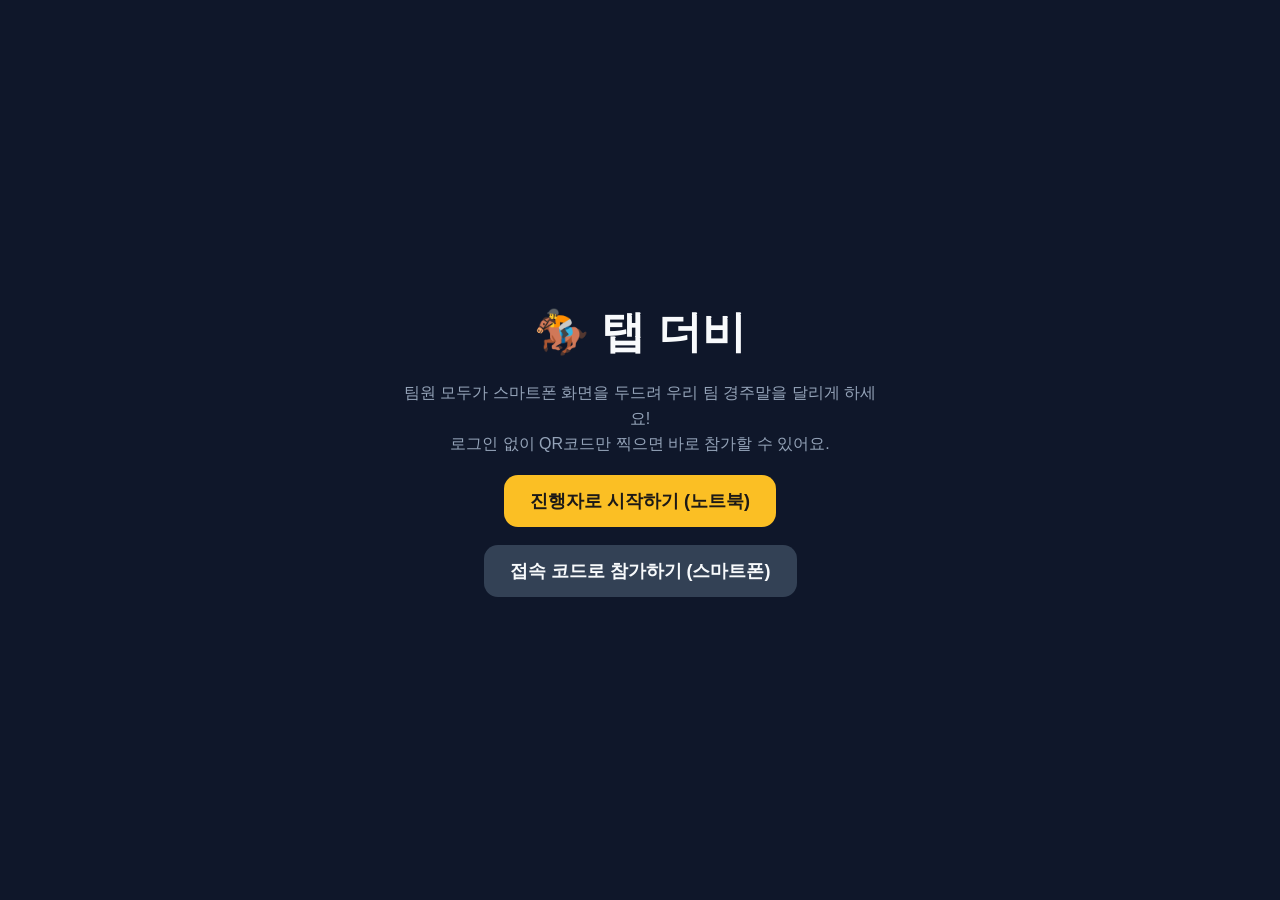
<file: index.html>
<!DOCTYPE html>
<html lang="ko">
<head>
<meta charset="utf-8">
<meta name="viewport" content="width=device-width, initial-scale=1">
<title>탭 더비 🏇</title>
<link rel="stylesheet" href="style.css">
</head>
<body>
<div class="landing">
  <h1>🏇 탭 더비</h1>
  <p>팀원 모두가 스마트폰 화면을 두드려 우리 팀 경주말을 달리게 하세요!<br>로그인 없이 QR코드만 찍으면 바로 참가할 수 있어요.</p>
  <a class="btn" href="host.html">진행자로 시작하기 (노트북)</a>
  <a class="btn secondary" href="play.html">접속 코드로 참가하기 (스마트폰)</a>
</div>
</body>
</html>
</file>
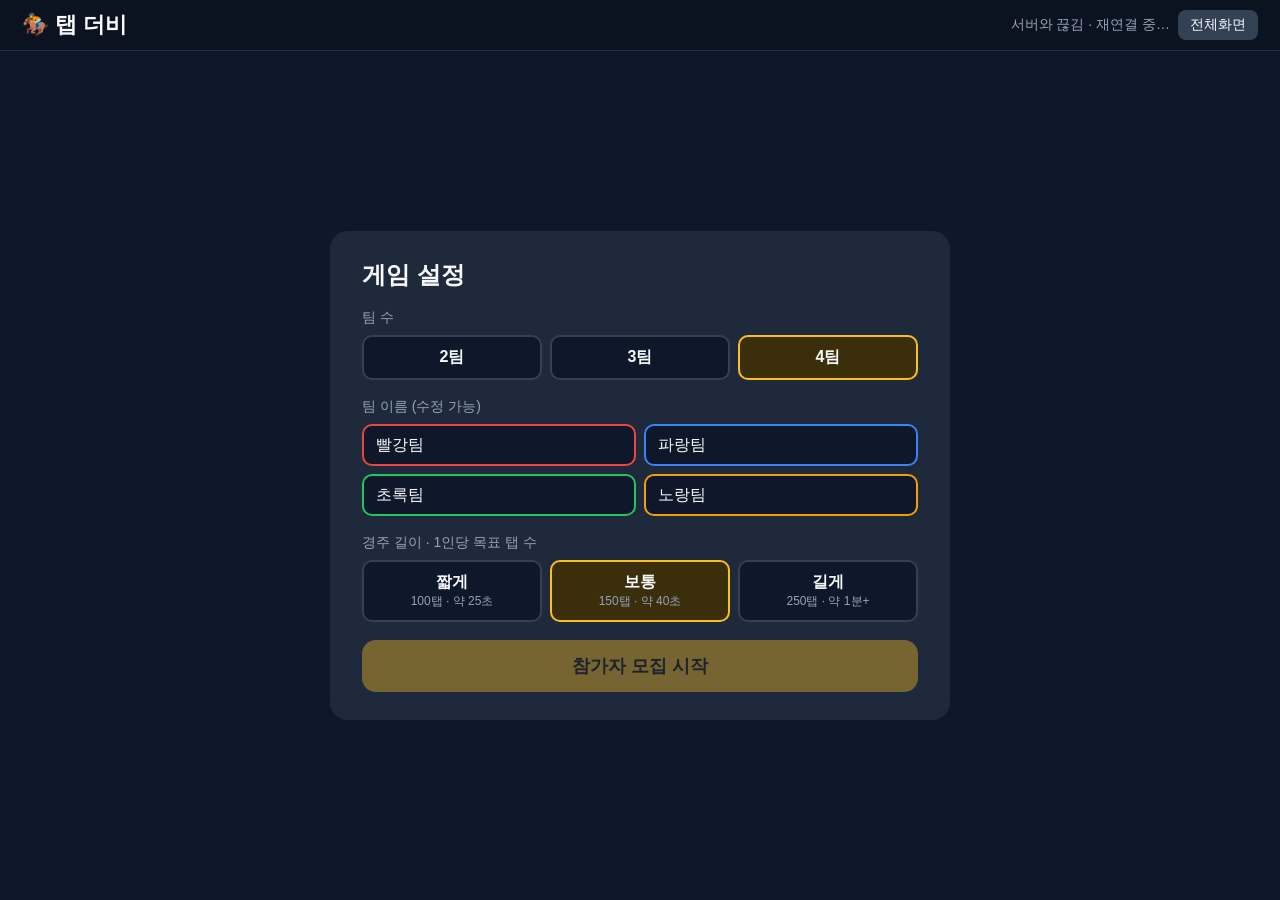
<file: host.html>
<!DOCTYPE html>
<html lang="ko">
<head>
<meta charset="utf-8">
<meta name="viewport" content="width=device-width, initial-scale=1">
<title>탭 더비 - 진행자 화면</title>
<link rel="stylesheet" href="style.css">
</head>
<body>
<div class="host">
  <div class="topbar">
    <h1>🏇 탭 더비</h1>
    <div class="right"><span id="status">서버 연결 중…</span><button id="fs">전체화면</button></div>
  </div>

  <!-- 1. 설정 -->
  <section class="screen setup active" id="s-setup">
    <div class="card">
      <h2>게임 설정</h2>
      <div class="field">
        <label>팀 수</label>
        <div class="seg" id="seg-teams">
          <button data-v="2">2팀</button><button data-v="3">3팀</button><button data-v="4" class="on">4팀</button>
        </div>
      </div>
      <div class="field">
        <label>팀 이름 (수정 가능)</label>
        <div class="team-names" id="team-names"></div>
      </div>
      <div class="field">
        <label>경주 길이 · 1인당 목표 탭 수</label>
        <div class="seg" id="seg-goal">
          <button data-v="100">짧게<small>100탭 · 약 25초</small></button>
          <button data-v="150" class="on">보통<small>150탭 · 약 40초</small></button>
          <button data-v="250">길게<small>250탭 · 약 1분+</small></button>
        </div>
      </div>
      <button class="btn" id="btn-open" style="width:100%" disabled>참가자 모집 시작</button>
    </div>
  </section>

  <!-- 2. 로비 -->
  <section class="screen lobby" id="s-lobby">
    <div class="join-box">
      <div style="font-weight:800">스마트폰 카메라로 QR 스캔!</div>
      <div id="qr"></div>
      <div>또는 접속 코드</div>
      <div class="code" id="code">----</div>
      <div class="url" id="url"></div>
      <div class="warn hidden" id="warn"></div>
    </div>
    <div class="lobby-right">
      <div class="lobby-head">
        <h2>참가자 <span id="total">0</span>명</h2>
        <button class="btn" id="btn-start" disabled>출발!</button>
      </div>
      <div class="team-cards" id="team-cards"></div>
    </div>
  </section>

  <!-- 3. 경주 -->
  <section class="screen race" id="s-race">
    <div class="lanes" id="lanes"></div>
    <div class="cd hidden" id="cd"><span></span></div>
    <div class="result hidden" id="result"></div>
  </section>
</div>

<script src="vendor/peerjs.min.js"></script>
<script src="vendor/qrcode.js"></script>
<script src="common.js"></script>
<script src="host.js"></script>
</body>
</html>
</file>
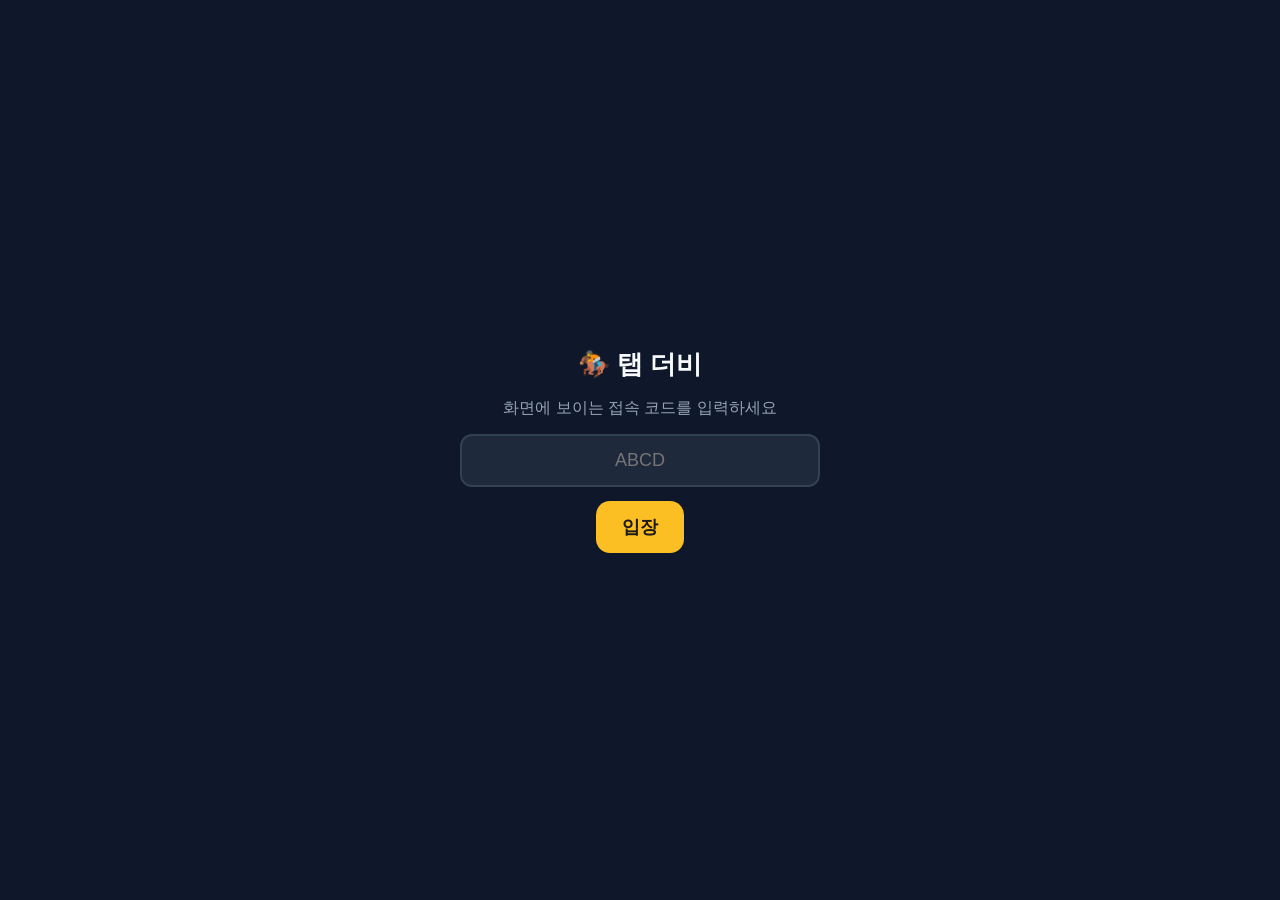
<file: play.html>
<!DOCTYPE html>
<html lang="ko">
<head>
<meta charset="utf-8">
<meta name="viewport" content="width=device-width, initial-scale=1, maximum-scale=1, user-scalable=no, viewport-fit=cover">
<meta name="theme-color" content="#0f172a">
<title>탭 더비</title>
<link rel="stylesheet" href="style.css">
</head>
<body>
<div class="phone" id="app">
  <div class="banner hidden" id="banner">연결이 끊겼어요. 다시 연결 중…</div>

  <section class="pscreen active" id="p-code">
    <h2>🏇 탭 더비</h2>
    <p>화면에 보이는 접속 코드를 입력하세요</p>
    <input id="in-code" maxlength="4" autocapitalize="characters" autocomplete="off" placeholder="ABCD">
    <button class="btn" id="btn-code">입장</button>
  </section>

  <section class="pscreen" id="p-connecting">
    <h2>연결 중…</h2>
    <p id="conn-msg">진행자 화면을 찾고 있어요</p>
  </section>

  <section class="pscreen" id="p-join">
    <h2>🏇 팀을 고르세요!</h2>
    <input id="in-name" maxlength="8" autocomplete="off" placeholder="닉네임 (선택)">
    <div class="team-btns" id="team-btns"></div>
  </section>

  <section class="pscreen" id="p-lobby">
    <p>내 팀</p>
    <div class="pill" id="my-pill">-</div>
    <h2 id="my-name"></h2>
    <p>출발 신호를 기다리는 중…<br>화면을 켜둔 채로 기다려 주세요 📱</p>
    <button class="btn secondary" id="btn-change">팀 바꾸기</button>
  </section>

  <section class="pscreen" id="p-cd">
    <div class="bigcd" id="cd-num">3</div>
  </section>

  <section class="pscreen tap-screen" id="p-race">
    <div class="tap-info"><span id="t-rank">-</span><span id="t-team"></span></div>
    <div class="tap-bar"><i id="t-bar"></i></div>
    <div class="tap-pad" id="pad">
      <div class="big" id="t-count">0</div>
      <div class="hint">TAP! TAP! TAP!</div>
    </div>
  </section>

  <section class="pscreen" id="p-done">
    <h2 id="d-title"></h2>
    <div class="rank" id="d-rank" style="width:100%;max-width:360px"></div>
    <p id="d-me"></p>
    <p>진행자가 다시 시작하면 자동으로 이어져요</p>
  </section>

  <section class="pscreen" id="p-msg">
    <h2 id="m-title"></h2>
    <p id="m-text"></p>
    <button class="btn secondary hidden" id="btn-retry">다시 시도</button>
  </section>
</div>

<script src="vendor/peerjs.min.js"></script>
<script src="common.js"></script>
<script src="play.js"></script>
</body>
</html>
</file>
<file: style.css>
:root {
  --bg: #0f172a;
  --panel: #1e293b;
  --text: #f8fafc;
  --muted: #94a3b8;
  --accent: #fbbf24;
}
* { box-sizing: border-box; -webkit-tap-highlight-color: transparent; }
html, body { margin: 0; height: 100%; background: var(--bg); color: var(--text);
  font-family: -apple-system, BlinkMacSystemFont, 'Apple SD Gothic Neo', 'Noto Sans KR', 'Malgun Gothic', sans-serif; }
button { font: inherit; cursor: pointer; }
.hidden { display: none !important; }

/* ---------- 랜딩 ---------- */
.landing { min-height: 100%; display: flex; flex-direction: column; align-items: center; justify-content: center; gap: 18px; padding: 24px; text-align: center; }
.landing h1 { font-size: 44px; margin: 0; }
.landing p { color: var(--muted); max-width: 480px; line-height: 1.6; margin: 0; }
.btn { background: var(--accent); color: #1c1917; border: 0; border-radius: 14px; padding: 14px 26px; font-weight: 800; font-size: 18px; text-decoration: none; display: inline-block; }
.btn.secondary { background: #334155; color: var(--text); }
.btn:disabled { opacity: .4; cursor: not-allowed; }

/* ---------- 진행자 화면 ---------- */
.host { height: 100%; display: flex; flex-direction: column; }
.topbar { display: flex; align-items: center; justify-content: space-between; padding: 10px 22px; background: #0b1220; border-bottom: 1px solid #243047; }
.topbar h1 { margin: 0; font-size: 22px; }
.topbar .right { display: flex; gap: 8px; align-items: center; color: var(--muted); font-size: 14px; }
.topbar button { background: #334155; color: var(--text); border: 0; border-radius: 8px; padding: 6px 12px; }
.screen { flex: 1; min-height: 0; display: none; }
.screen.active { display: flex; }

.setup { align-items: center; justify-content: center; }
.card { background: var(--panel); border-radius: 18px; padding: 28px 32px; width: min(620px, 94vw); }
.card h2 { margin: 0 0 18px; }
.field { margin-bottom: 18px; }
.field > label { display: block; color: var(--muted); font-size: 14px; margin-bottom: 8px; }
.seg { display: flex; gap: 8px; }
.seg button { flex: 1; background: #0f172a; color: var(--text); border: 2px solid #334155; border-radius: 10px; padding: 10px; font-weight: 700; }
.seg button.on { border-color: var(--accent); background: #3b2f0b; }
.seg small { display: block; font-weight: 400; color: var(--muted); font-size: 12px; }
.team-names { display: grid; grid-template-columns: 1fr 1fr; gap: 8px; }
.team-names input { background: #0f172a; border: 2px solid; border-radius: 10px; color: var(--text); padding: 10px 12px; font: inherit; width: 100%; }

.lobby { padding: 20px 28px; gap: 28px; align-items: stretch; }
.join-box { background: #fff; color: #0f172a; border-radius: 22px; padding: 22px; text-align: center; width: 340px; flex: none; display: flex; flex-direction: column; align-items: center; gap: 8px; }
.join-box svg { width: 100%; height: auto; }
.join-box .code { font-size: 44px; font-weight: 900; letter-spacing: 6px; }
.join-box .url { font-size: 12px; color: #475569; word-break: break-all; }
.join-box .warn { background: #fee2e2; color: #991b1b; font-size: 13px; padding: 8px; border-radius: 8px; }
.lobby-right { flex: 1; display: flex; flex-direction: column; gap: 14px; min-width: 0; }
.lobby-head { display: flex; justify-content: space-between; align-items: center; }
.lobby-head h2 { margin: 0; font-size: 26px; }
.team-cards { flex: 1; display: grid; grid-template-columns: repeat(auto-fit, minmax(240px, 1fr)); gap: 14px; min-height: 0; }
.team-card { background: var(--panel); border-top: 8px solid var(--c); border-radius: 14px; padding: 14px; display: flex; flex-direction: column; min-height: 0; }
.team-card .nm { font-size: 22px; font-weight: 800; color: var(--c); }
.team-card .cnt { font-size: 40px; font-weight: 900; }
.team-card .cnt small { font-size: 16px; color: var(--muted); font-weight: 400; }
.chips { display: flex; flex-wrap: wrap; gap: 5px; overflow: auto; align-content: flex-start; }
.chip { background: #0f172a; border-radius: 99px; padding: 3px 10px; font-size: 13px; }

/* 경주 화면 */
.race { flex-direction: column; background: linear-gradient(#1e3a8a 0, #38bdf8 14%, #86efac 14.1%); position: relative; }
.lanes { flex: 1; display: flex; flex-direction: column; min-height: 0; padding: 16px 0 10px; }
.lane { flex: 1; display: flex; align-items: stretch; min-height: 0; position: relative; border-bottom: 3px dashed rgba(255,255,255,.55); background: repeating-linear-gradient(90deg, #a16207 0 80px, #b4741a 80px 160px); }
.lane:nth-child(odd) { filter: brightness(.94); }
.lane-label { width: 150px; flex: none; background: var(--c); color: #fff; display: flex; flex-direction: column; justify-content: center; align-items: center; font-weight: 900; text-shadow: 0 1px 3px rgba(0,0,0,.4); z-index: 2; }
.lane-label .n { font-size: clamp(18px, 2.6vw, 32px); }
.lane-label .s { font-size: 14px; opacity: .9; font-weight: 600; }
.track { flex: 1; position: relative; overflow: hidden; }
.finish { position: absolute; right: 0; top: 0; bottom: 0; width: 34px; background: repeating-conic-gradient(#fff 0 25%, #111 0 50%) 0 0 / 17px 17px; z-index: 1; }
.horse { position: absolute; left: 0; bottom: 4%; height: 92%; aspect-ratio: 120 / 90; will-change: transform; z-index: 3; }
.horse svg { width: 100%; height: 100%; overflow: visible; }
.pct { position: absolute; right: 44px; top: 6px; font-weight: 900; font-size: clamp(16px, 2vw, 26px); color: #fff; text-shadow: 0 2px 4px rgba(0,0,0,.6); z-index: 4; }

/* 말 애니메이션 */
.horse .body-bob { animation: bob var(--gal, .5s) ease-in-out infinite; transform-box: fill-box; transform-origin: center; }
.horse .leg { transform-box: view-box; animation: gallop var(--gal, .5s) ease-in-out infinite; }
.horse .leg.f1 { transform-origin: 80px 54px; }
.horse .leg.f2 { transform-origin: 74px 54px; animation-delay: calc(var(--gal, .5s) * -.15); }
.horse .leg.b1 { transform-origin: 32px 54px; animation-delay: calc(var(--gal, .5s) * -.5); }
.horse .leg.b2 { transform-origin: 38px 54px; animation-delay: calc(var(--gal, .5s) * -.65); }
.horse .tail { transform-box: view-box; transform-origin: 22px 38px; animation: tail var(--gal, .5s) ease-in-out infinite; }
.horse.idle .body-bob, .horse.idle .leg, .horse.idle .tail { animation-play-state: paused; }
@keyframes gallop { 0%,100% { transform: rotate(-38deg); } 50% { transform: rotate(38deg); } }
@keyframes bob { 0%,100% { transform: translateY(0); } 50% { transform: translateY(-4px); } }
@keyframes tail { 0%,100% { transform: rotate(8deg); } 50% { transform: rotate(-12deg); } }

.cd { position: absolute; inset: 0; display: flex; align-items: center; justify-content: center; font-size: 28vw; font-weight: 900; color: #fff; text-shadow: 0 8px 30px rgba(0,0,0,.6); z-index: 10; pointer-events: none; background: rgba(0,0,0,.25); }
.cd.pop span { animation: pop .9s ease-out; }
@keyframes pop { 0% { transform: scale(2); opacity: 0; } 30% { opacity: 1; } 100% { transform: scale(.9); opacity: .9; } }

/* 결과 */
.result { position: absolute; inset: 0; background: rgba(15,23,42,.93); z-index: 20; display: flex; flex-direction: column; align-items: center; justify-content: center; gap: 14px; padding: 20px; overflow: auto; }
.result h2 { font-size: clamp(36px, 6vw, 72px); margin: 0; text-align: center; }
.rank { display: flex; flex-direction: column; gap: 8px; width: min(560px, 92vw); }
.rank-row { display: flex; align-items: center; gap: 12px; background: var(--panel); border-left: 10px solid var(--c); border-radius: 10px; padding: 10px 16px; font-size: 22px; font-weight: 800; }
.rank-row .no { width: 34px; color: var(--accent); }
.rank-row .grow { flex: 1; }
.rank-row small { color: var(--muted); font-weight: 400; font-size: 14px; }
.mvp { color: var(--muted); text-align: center; line-height: 1.7; }
.mvp b { color: var(--accent); }
.result .actions { display: flex; gap: 10px; margin-top: 8px; }
.confetti { position: fixed; top: -20px; width: 10px; height: 16px; z-index: 30; animation: fall linear forwards; pointer-events: none; }
@keyframes fall { to { transform: translateY(110vh) rotate(720deg); } }

/* ---------- 폰 화면 ---------- */
.phone { height: 100%; display: flex; flex-direction: column; user-select: none; -webkit-user-select: none; touch-action: manipulation; }
.pscreen { flex: 1; display: none; flex-direction: column; align-items: center; justify-content: center; padding: 22px; gap: 14px; text-align: center; min-height: 0; }
.pscreen.active { display: flex; }
.pscreen h2 { margin: 0; font-size: 26px; }
.pscreen p { margin: 0; color: var(--muted); line-height: 1.5; }
.pscreen input { width: 100%; max-width: 360px; background: var(--panel); border: 2px solid #334155; border-radius: 12px; color: var(--text); padding: 14px; font-size: 18px; text-align: center; }
.team-btns { display: flex; flex-direction: column; gap: 10px; width: 100%; max-width: 360px; }
.team-btn { background: var(--c); color: #fff; border: 0; border-radius: 16px; padding: 18px; font-size: 22px; font-weight: 900; text-shadow: 0 1px 3px rgba(0,0,0,.35); display: flex; justify-content: space-between; align-items: center; }
.team-btn small { font-weight: 600; opacity: .9; font-size: 14px; }
.pill { background: var(--c); color: #fff; border-radius: 99px; padding: 8px 20px; font-weight: 900; font-size: 22px; }
.bigcd { font-size: 40vw; font-weight: 900; line-height: 1; }

.tap-screen { padding: 0; gap: 0; justify-content: stretch; align-items: stretch; background: var(--c); }
.tap-info { padding: 14px 18px 6px; display: flex; justify-content: space-between; align-items: center; font-weight: 800; text-shadow: 0 1px 3px rgba(0,0,0,.4); }
.tap-bar { margin: 0 18px; height: 14px; background: rgba(0,0,0,.3); border-radius: 99px; overflow: hidden; }
.tap-bar i { display: block; height: 100%; width: 0; background: #fff; transition: width .2s linear; }
.tap-pad { flex: 1; display: flex; flex-direction: column; align-items: center; justify-content: center; gap: 6px; color: #fff; text-shadow: 0 2px 8px rgba(0,0,0,.35); }
.tap-pad .big { font-size: 22vw; font-weight: 900; line-height: 1; }
.tap-pad .hint { font-size: 22px; font-weight: 800; opacity: .9; }
.tap-pad.hit { background: rgba(255,255,255,.18); }
.ripple { position: fixed; width: 90px; height: 90px; margin: -45px 0 0 -45px; border-radius: 50%; background: rgba(255,255,255,.55); pointer-events: none; animation: rip .45s ease-out forwards; }
@keyframes rip { to { transform: scale(2.4); opacity: 0; } }
.banner { position: fixed; top: 0; left: 0; right: 0; background: #b91c1c; color: #fff; padding: 8px; text-align: center; font-size: 14px; z-index: 50; }
</file>
